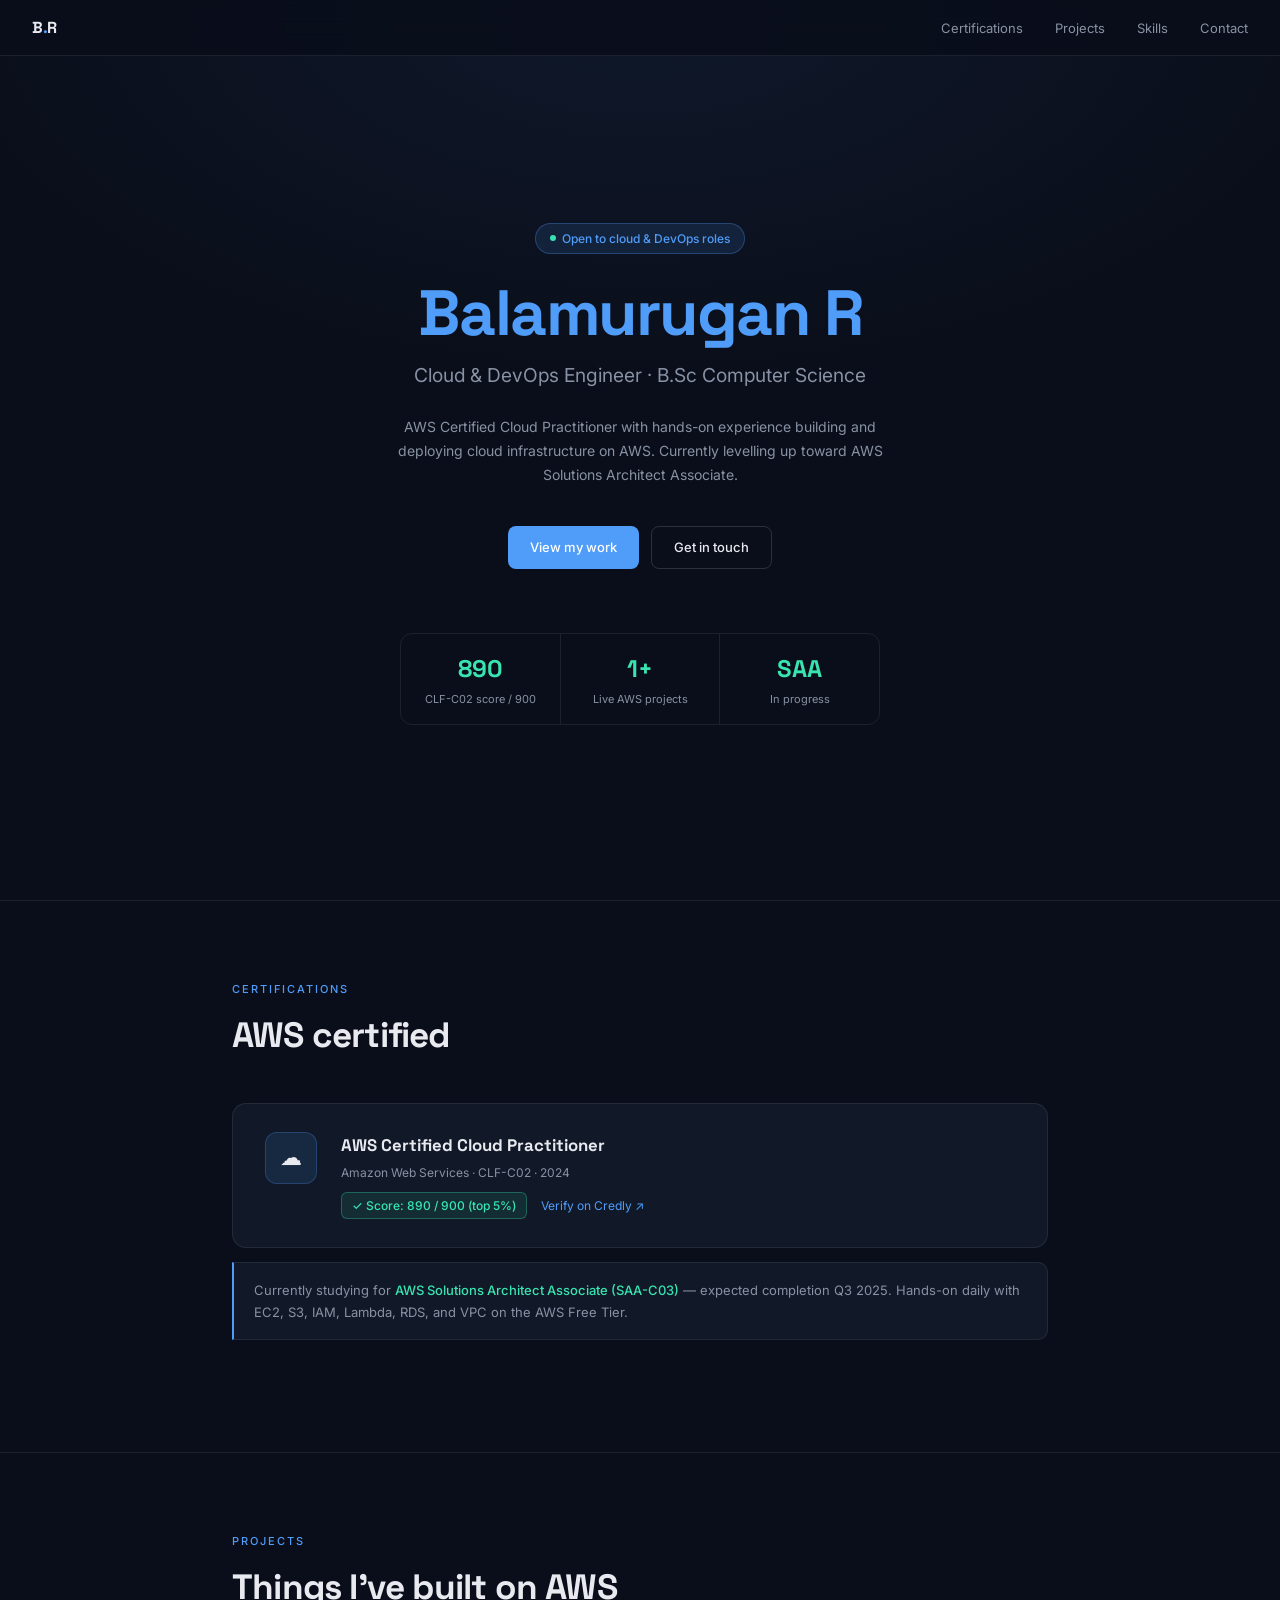
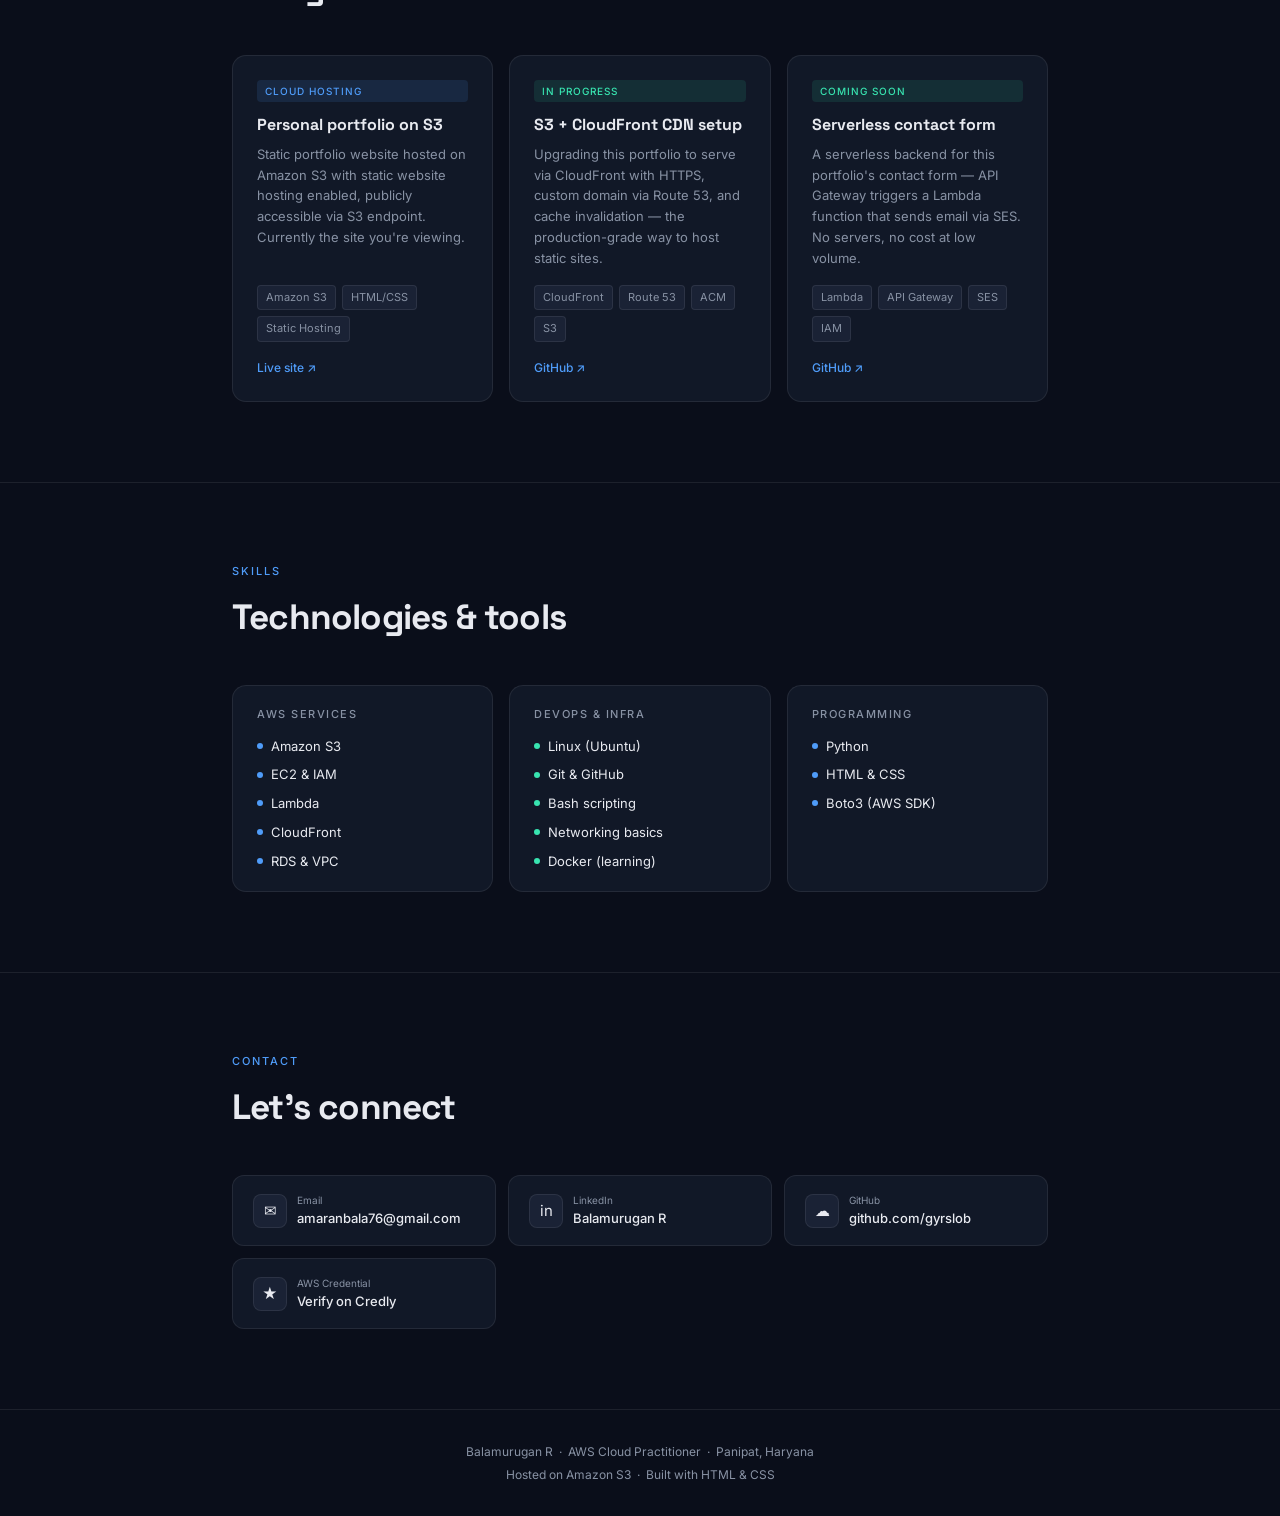
<file: portfolio/index.html>
<!DOCTYPE html>
<html lang="en">
<head>
<meta charset="UTF-8">
<meta name="viewport" content="width=device-width, initial-scale=1.0">
<title>Balamurugan R — Cloud & DevOps Engineer</title>
<link rel="preconnect" href="https://fonts.googleapis.com">
<link href="https://fonts.googleapis.com/css2?family=Inter:wght@400;500;600&family=Space+Grotesk:wght@500;700&display=swap" rel="stylesheet">
<style>
  *, *::before, *::after { box-sizing: border-box; margin: 0; padding: 0; }

  :root {
    --bg: #0a0e1a;
    --bg2: #111827;
    --bg3: #1a2235;
    --border: rgba(255,255,255,0.08);
    --border2: rgba(255,255,255,0.14);
    --text: #e8eaf0;
    --muted: #8892a4;
    --accent: #4f9cf9;
    --accent2: #38e4b0;
    --accent-dim: rgba(79,156,249,0.12);
    --accent2-dim: rgba(56,228,176,0.1);
  }

  html { scroll-behavior: smooth; }

  body {
    font-family: 'Inter', sans-serif;
    background: var(--bg);
    color: var(--text);
    line-height: 1.6;
    font-size: 15px;
    -webkit-font-smoothing: antialiased;
  }

  /* NAV */
  nav {
    position: fixed; top: 0; width: 100%; z-index: 100;
    background: rgba(10,14,26,0.85);
    backdrop-filter: blur(12px);
    border-bottom: 0.5px solid var(--border);
    padding: 0 2rem;
    display: flex; align-items: center; justify-content: space-between;
    height: 56px;
  }
  .nav-logo {
    font-family: 'Space Grotesk', sans-serif;
    font-weight: 700; font-size: 16px;
    color: var(--text);
    letter-spacing: -0.3px;
  }
  .nav-logo span { color: var(--accent); }
  .nav-links { display: flex; gap: 2rem; list-style: none; }
  .nav-links a { color: var(--muted); font-size: 13px; text-decoration: none; transition: color 0.2s; }
  .nav-links a:hover { color: var(--text); }

  /* HERO */
  .hero {
    min-height: 100vh;
    display: flex; flex-direction: column; justify-content: center; align-items: center;
    text-align: center;
    padding: 7rem 2rem 4rem;
    position: relative;
    overflow: hidden;
  }
  .hero::before {
    content: '';
    position: absolute; top: 0; left: 0; right: 0; bottom: 0;
    background: radial-gradient(ellipse 80% 60% at 50% 0%, rgba(79,156,249,0.08) 0%, transparent 70%);
    pointer-events: none;
  }
  .hero-badge {
    display: inline-flex; align-items: center; gap: 6px;
    background: var(--accent-dim);
    border: 0.5px solid rgba(79,156,249,0.3);
    border-radius: 20px;
    padding: 5px 14px;
    font-size: 12px; color: var(--accent);
    margin-bottom: 1.5rem;
    font-weight: 500;
  }
  .hero-badge::before {
    content: '';
    width: 6px; height: 6px;
    background: var(--accent2);
    border-radius: 50%;
    animation: pulse 2s infinite;
  }
  @keyframes pulse {
    0%, 100% { opacity: 1; transform: scale(1); }
    50% { opacity: 0.5; transform: scale(0.8); }
  }
  h1 {
    font-family: 'Space Grotesk', sans-serif;
    font-size: clamp(2.4rem, 6vw, 4rem);
    font-weight: 700;
    letter-spacing: -1.5px;
    line-height: 1.1;
    margin-bottom: 0.75rem;
  }
  h1 .name-accent { color: var(--accent); }
  .hero-role {
    font-size: clamp(1rem, 2.5vw, 1.2rem);
    color: var(--muted);
    margin-bottom: 1.5rem;
    font-weight: 400;
  }
  .hero-desc {
    max-width: 500px;
    color: var(--muted);
    font-size: 14px;
    margin-bottom: 2.5rem;
    line-height: 1.7;
  }
  .hero-cta {
    display: flex; gap: 12px; flex-wrap: wrap; justify-content: center;
  }
  .btn {
    display: inline-flex; align-items: center; gap: 6px;
    padding: 10px 22px; border-radius: 8px;
    font-size: 13px; font-weight: 500;
    text-decoration: none; cursor: pointer;
    transition: all 0.2s;
  }
  .btn-primary {
    background: var(--accent); color: #fff;
    border: none;
  }
  .btn-primary:hover { background: #6aaaff; transform: translateY(-1px); }
  .btn-outline {
    background: transparent; color: var(--text);
    border: 0.5px solid var(--border2);
  }
  .btn-outline:hover { background: var(--bg3); transform: translateY(-1px); }

  /* STAT STRIP */
  .stats {
    display: flex; justify-content: center; gap: 0;
    margin-top: 4rem;
    border: 0.5px solid var(--border);
    border-radius: 12px;
    overflow: hidden;
    max-width: 480px;
    width: 100%;
  }
  .stat {
    flex: 1; padding: 1rem 1.25rem; text-align: center;
    border-right: 0.5px solid var(--border);
  }
  .stat:last-child { border-right: none; }
  .stat-num {
    font-family: 'Space Grotesk', sans-serif;
    font-size: 1.5rem; font-weight: 700;
    color: var(--accent2);
  }
  .stat-label { font-size: 11px; color: var(--muted); margin-top: 2px; }

  /* SECTION */
  section { padding: 5rem 2rem; max-width: 880px; margin: 0 auto; }
  .section-eyebrow {
    font-size: 11px; font-weight: 500; letter-spacing: 2px;
    color: var(--accent); text-transform: uppercase;
    margin-bottom: 0.5rem;
  }
  h2 {
    font-family: 'Space Grotesk', sans-serif;
    font-size: clamp(1.6rem, 3.5vw, 2.2rem);
    font-weight: 700; letter-spacing: -0.8px;
    margin-bottom: 2.5rem;
  }

  /* CERT CARD */
  .cert-card {
    background: var(--bg2);
    border: 0.5px solid var(--border);
    border-radius: 14px;
    padding: 1.75rem 2rem;
    display: flex; align-items: flex-start; gap: 1.5rem;
    transition: border-color 0.2s;
  }
  .cert-card:hover { border-color: var(--border2); }
  .cert-icon {
    width: 52px; height: 52px; border-radius: 12px;
    background: var(--accent-dim);
    border: 0.5px solid rgba(79,156,249,0.25);
    display: flex; align-items: center; justify-content: center;
    flex-shrink: 0; font-size: 22px;
  }
  .cert-name {
    font-family: 'Space Grotesk', sans-serif;
    font-size: 1.05rem; font-weight: 700; margin-bottom: 4px;
  }
  .cert-meta { font-size: 12px; color: var(--muted); margin-bottom: 10px; }
  .cert-score {
    display: inline-flex; align-items: center; gap: 5px;
    background: rgba(56,228,176,0.1);
    border: 0.5px solid rgba(56,228,176,0.3);
    border-radius: 6px; padding: 3px 10px;
    font-size: 12px; color: var(--accent2); font-weight: 500;
  }
  .verify-link {
    display: inline-flex; align-items: center; gap: 4px;
    font-size: 12px; color: var(--accent);
    text-decoration: none; margin-left: 10px;
    transition: opacity 0.2s;
  }
  .verify-link:hover { opacity: 0.7; }

  /* PROJECTS */
  .projects-grid {
    display: grid;
    grid-template-columns: repeat(auto-fit, minmax(260px, 1fr));
    gap: 16px;
  }
  .project-card {
    background: var(--bg2);
    border: 0.5px solid var(--border);
    border-radius: 14px;
    padding: 1.5rem;
    transition: all 0.2s;
    display: flex; flex-direction: column;
  }
  .project-card:hover {
    border-color: var(--border2);
    transform: translateY(-2px);
  }
  .project-tag {
    display: inline-block;
    font-size: 10px; font-weight: 500; letter-spacing: 1px;
    text-transform: uppercase; padding: 3px 8px; border-radius: 4px;
    background: var(--accent-dim); color: var(--accent);
    margin-bottom: 10px;
  }
  .project-tag.devops { background: var(--accent2-dim); color: var(--accent2); }
  .project-name {
    font-family: 'Space Grotesk', sans-serif;
    font-size: 1rem; font-weight: 700; margin-bottom: 6px;
  }
  .project-desc { font-size: 13px; color: var(--muted); margin-bottom: 1rem; flex: 1; line-height: 1.6; }
  .project-chips { display: flex; flex-wrap: wrap; gap: 6px; margin-bottom: 1rem; }
  .chip {
    font-size: 11px; padding: 3px 8px; border-radius: 4px;
    background: var(--bg3); color: var(--muted);
    border: 0.5px solid var(--border);
  }
  .project-link {
    display: inline-flex; align-items: center; gap: 5px;
    font-size: 12px; color: var(--accent); text-decoration: none;
    font-weight: 500; transition: opacity 0.2s;
  }
  .project-link:hover { opacity: 0.7; }

  /* SKILLS */
  .skills-grid {
    display: grid;
    grid-template-columns: repeat(auto-fit, minmax(200px, 1fr));
    gap: 16px;
  }
  .skill-group {
    background: var(--bg2);
    border: 0.5px solid var(--border);
    border-radius: 14px;
    padding: 1.25rem 1.5rem;
  }
  .skill-group-title {
    font-size: 11px; font-weight: 500; letter-spacing: 1.5px;
    text-transform: uppercase; color: var(--muted);
    margin-bottom: 12px;
  }
  .skill-list { display: flex; flex-direction: column; gap: 8px; }
  .skill-item {
    display: flex; align-items: center; gap: 8px;
    font-size: 13px; color: var(--text);
  }
  .skill-dot {
    width: 6px; height: 6px; border-radius: 50%;
    background: var(--accent); flex-shrink: 0;
  }
  .skill-dot.green { background: var(--accent2); }

  /* CONTACT */
  .contact-grid {
    display: grid;
    grid-template-columns: repeat(auto-fit, minmax(200px, 1fr));
    gap: 12px;
  }
  .contact-item {
    background: var(--bg2);
    border: 0.5px solid var(--border);
    border-radius: 12px; padding: 1rem 1.25rem;
    display: flex; align-items: center; gap: 10px;
    text-decoration: none; color: var(--text);
    transition: all 0.2s;
    font-size: 13px;
  }
  .contact-item:hover {
    border-color: var(--border2); transform: translateY(-1px);
  }
  .contact-icon {
    width: 34px; height: 34px; border-radius: 8px;
    background: var(--bg3); border: 0.5px solid var(--border);
    display: flex; align-items: center; justify-content: center;
    font-size: 15px; flex-shrink: 0;
  }
  .contact-label { font-size: 10px; color: var(--muted); display: block; }
  .contact-val { font-size: 13px; font-weight: 500; }

  /* FOOTER */
  footer {
    text-align: center;
    padding: 2rem;
    border-top: 0.5px solid var(--border);
    font-size: 12px; color: var(--muted);
  }

  /* DIVIDER */
  .divider { border: none; border-top: 0.5px solid var(--border); margin: 0; }

  /* LEARNING BANNER */
  .learning-banner {
    background: var(--bg2);
    border: 0.5px solid var(--border);
    border-left: 2px solid var(--accent);
    border-radius: 0 10px 10px 0;
    padding: 1rem 1.25rem;
    font-size: 13px; color: var(--muted);
    margin-bottom: 2rem;
    line-height: 1.7;
  }
  .learning-banner strong { color: var(--accent2); font-weight: 500; }

  @media (max-width: 600px) {
    nav { padding: 0 1rem; }
    .nav-links { gap: 1.2rem; }
    section { padding: 3.5rem 1.25rem; }
    .cert-card { flex-direction: column; gap: 1rem; }
    .stats { max-width: 100%; }
  }
</style>
</head>
<body>

<nav>
  <div class="nav-logo">B<span>.</span>R</div>
  <ul class="nav-links">
    <li><a href="#cert">Certifications</a></li>
    <li><a href="#projects">Projects</a></li>
    <li><a href="#skills">Skills</a></li>
    <li><a href="#contact">Contact</a></li>
  </ul>
</nav>

<!-- HERO -->
<div class="hero">
  <div class="hero-badge">Open to cloud & DevOps roles</div>
  <h1>
    <span class="name-accent">Balamurugan R</span>
  </h1>
  <p class="hero-role">Cloud & DevOps Engineer · B.Sc Computer Science</p>
  <p class="hero-desc">
    AWS Certified Cloud Practitioner with hands-on experience building and deploying cloud infrastructure on AWS. Currently levelling up toward AWS Solutions Architect Associate.
  </p>
  <div class="hero-cta">
    <a href="#projects" class="btn btn-primary">View my work</a>
    <a href="mailto:amaranbala76@gmail.com" class="btn btn-outline">Get in touch</a>
  </div>
  <div class="stats">
    <div class="stat">
      <div class="stat-num">890</div>
      <div class="stat-label">CLF-C02 score / 900</div>
    </div>
    <div class="stat">
      <div class="stat-num">1+</div>
      <div class="stat-label">Live AWS projects</div>
    </div>
    <div class="stat">
      <div class="stat-num">SAA</div>
      <div class="stat-label">In progress</div>
    </div>
  </div>
</div>

<hr class="divider">

<!-- CERTIFICATIONS -->
<section id="cert">
  <p class="section-eyebrow">Certifications</p>
  <h2>AWS certified</h2>
  <div class="cert-card">
    <div class="cert-icon">&#9729;</div>
    <div>
      <div class="cert-name">AWS Certified Cloud Practitioner</div>
      <div class="cert-meta">Amazon Web Services · CLF-C02 · 2024</div>
      <div>
        <span class="cert-score">&#10003; Score: 890 / 900 (top 5%)</span>
        <a class="verify-link" href="https://www.credly.com/badges/fbc2bb1e-09e8-41b0-92a1-5944eadd7a0f/public_url" target="_blank" rel="noopener">Verify on Credly ↗</a>
      </div>
    </div>
  </div>

  <div style="margin-top:14px;" class="learning-banner">
    Currently studying for <strong>AWS Solutions Architect Associate (SAA-C03)</strong> — expected completion Q3 2025. Hands-on daily with EC2, S3, IAM, Lambda, RDS, and VPC on the AWS Free Tier.
  </div>
</section>

<hr class="divider">

<!-- PROJECTS -->
<section id="projects">
  <p class="section-eyebrow">Projects</p>
  <h2>Things I've built on AWS</h2>
  <div class="projects-grid">

    <div class="project-card">
      <span class="project-tag">Cloud Hosting</span>
      <div class="project-name">Personal portfolio on S3</div>
      <p class="project-desc">Static portfolio website hosted on Amazon S3 with static website hosting enabled, publicly accessible via S3 endpoint. Currently the site you're viewing.</p>
      <div class="project-chips">
        <span class="chip">Amazon S3</span>
        <span class="chip">HTML/CSS</span>
        <span class="chip">Static Hosting</span>
      </div>
      <a class="project-link" href="http://balamurugan-portfolio.s3-website.ap-south-1.amazonaws.com/" target="_blank">Live site ↗</a>
    </div>

    <div class="project-card">
      <span class="project-tag devops">In Progress</span>
      <div class="project-name">S3 + CloudFront CDN setup</div>
      <p class="project-desc">Upgrading this portfolio to serve via CloudFront with HTTPS, custom domain via Route 53, and cache invalidation — the production-grade way to host static sites.</p>
      <div class="project-chips">
        <span class="chip">CloudFront</span>
        <span class="chip">Route 53</span>
        <span class="chip">ACM</span>
        <span class="chip">S3</span>
      </div>
      <a class="project-link" href="https://github.com/gyrsloth" target="_blank">GitHub ↗</a>
    </div>

    <div class="project-card">
      <span class="project-tag devops">Coming soon</span>
      <div class="project-name">Serverless contact form</div>
      <p class="project-desc">A serverless backend for this portfolio's contact form — API Gateway triggers a Lambda function that sends email via SES. No servers, no cost at low volume.</p>
      <div class="project-chips">
        <span class="chip">Lambda</span>
        <span class="chip">API Gateway</span>
        <span class="chip">SES</span>
        <span class="chip">IAM</span>
      </div>
      <a class="project-link" href="https://github.com/gyrslob" target="_blank">GitHub ↗</a>
    </div>

  </div>
</section>

<hr class="divider">

<!-- SKILLS -->
<section id="skills">
  <p class="section-eyebrow">Skills</p>
  <h2>Technologies & tools</h2>
  <div class="skills-grid">
    <div class="skill-group">
      <div class="skill-group-title">AWS Services</div>
      <div class="skill-list">
        <div class="skill-item"><span class="skill-dot"></span> Amazon S3</div>
        <div class="skill-item"><span class="skill-dot"></span> EC2 & IAM</div>
        <div class="skill-item"><span class="skill-dot"></span> Lambda</div>
        <div class="skill-item"><span class="skill-dot"></span> CloudFront</div>
        <div class="skill-item"><span class="skill-dot"></span> RDS & VPC</div>
      </div>
    </div>
    <div class="skill-group">
      <div class="skill-group-title">DevOps & Infra</div>
      <div class="skill-list">
        <div class="skill-item"><span class="skill-dot green"></span> Linux (Ubuntu)</div>
        <div class="skill-item"><span class="skill-dot green"></span> Git & GitHub</div>
        <div class="skill-item"><span class="skill-dot green"></span> Bash scripting</div>
        <div class="skill-item"><span class="skill-dot green"></span> Networking basics</div>
        <div class="skill-item"><span class="skill-dot green"></span> Docker (learning)</div>
      </div>
    </div>
    <div class="skill-group">
      <div class="skill-group-title">Programming</div>
      <div class="skill-list">
        <div class="skill-item"><span class="skill-dot"></span> Python</div>
        <div class="skill-item"><span class="skill-dot"></span> HTML & CSS</div>
        <div class="skill-item"><span class="skill-dot"></span> Boto3 (AWS SDK)</div>
      </div>
    </div>
  </div>
</section>

<hr class="divider">

<!-- CONTACT -->
<section id="contact">
  <p class="section-eyebrow">Contact</p>
  <h2>Let's connect</h2>
  <div class="contact-grid">
    <a class="contact-item" href="mailto:amaranbala76@gmail.com">
      <div class="contact-icon">&#9993;</div>
      <div>
        <span class="contact-label">Email</span>
        <span class="contact-val">amaranbala76@gmail.com</span>
      </div>
    </a>
    <a class="contact-item" href="https://www.linkedin.com/in/balamurugan-r-87464431b/" target="_blank" rel="noopener">
      <div class="contact-icon">in</div>
      <div>
        <span class="contact-label">LinkedIn</span>
        <span class="contact-val">Balamurugan R</span>
      </div>
    </a>
    <a class="contact-item" href="https://github.com/gyrsloth" target="_blank" rel="noopener">
      <div class="contact-icon">&#9729;</div>
      <div>
        <span class="contact-label">GitHub</span>
        <span class="contact-val">github.com/gyrslob</span>
      </div>
    </a>
    <a class="contact-item" href="https://www.credly.com/badges/fbc2bb1e-09e8-41b0-92a1-5944eadd7a0f/public_url" target="_blank" rel="noopener">
      <div class="contact-icon">&#9733;</div>
      <div>
        <span class="contact-label">AWS Credential</span>
        <span class="contact-val">Verify on Credly</span>
      </div>
    </a>
  </div>
</section>

<footer>
  <p>Balamurugan R &nbsp;·&nbsp; AWS Cloud Practitioner &nbsp;·&nbsp; Panipat, Haryana</p>
  <p style="margin-top:4px;">Hosted on Amazon S3 &nbsp;·&nbsp; Built with HTML & CSS</p>
</footer>

</body>
</html>
</file>
